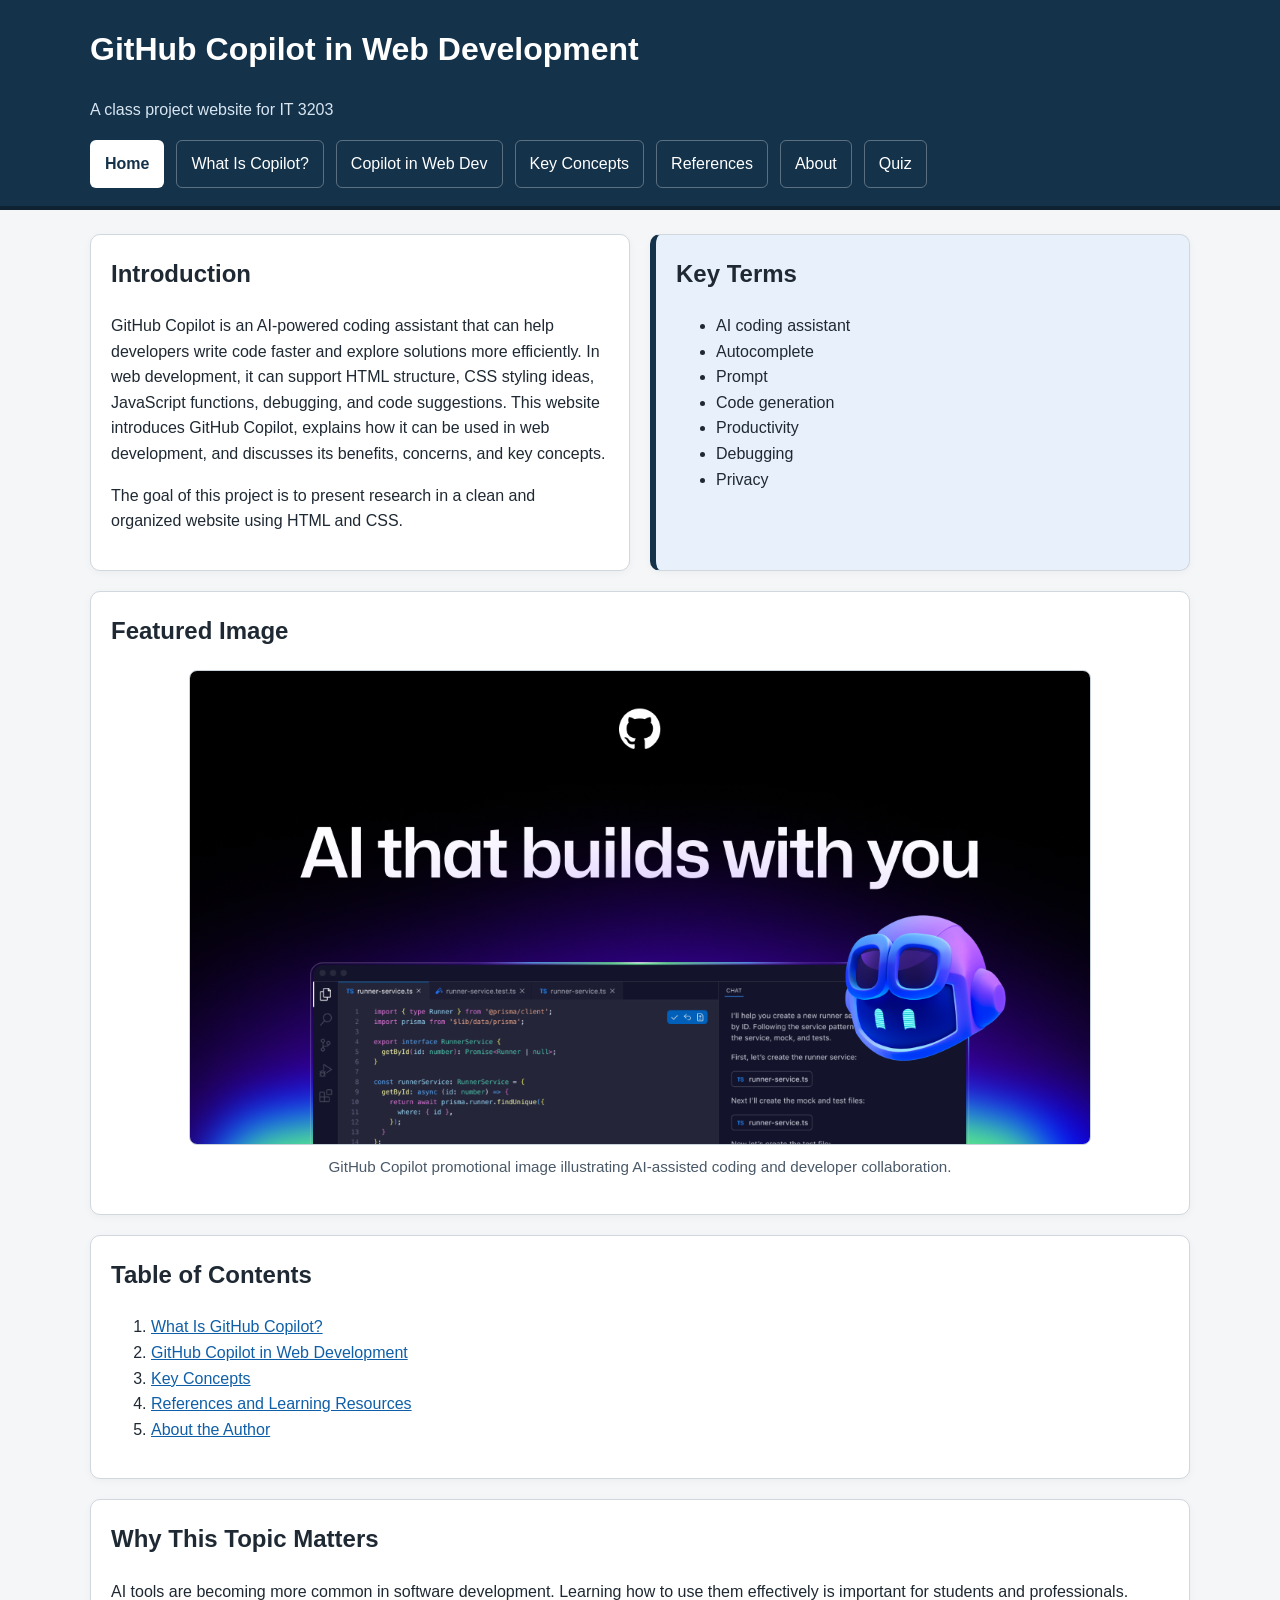
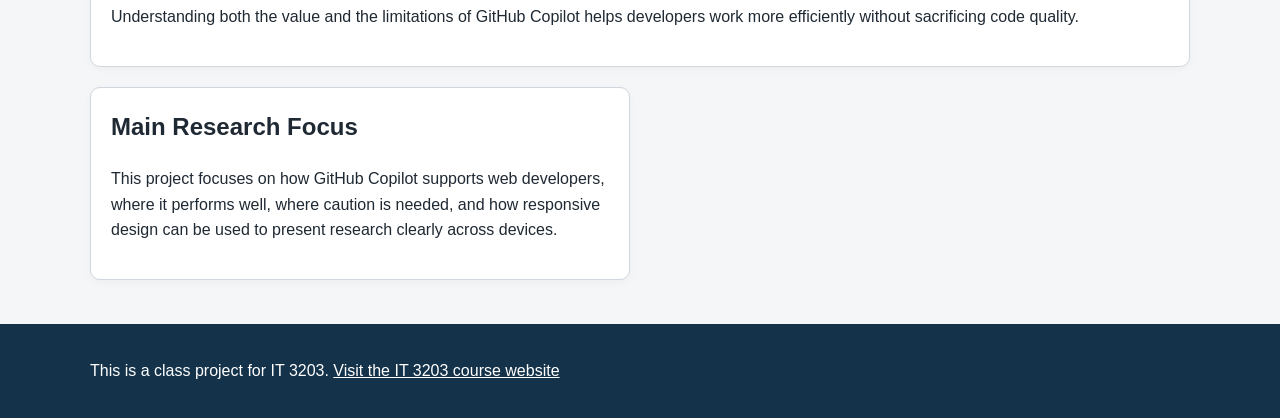
<file: index.html>
<!DOCTYPE html>
<html lang="en">
<head>
    <!-- Basic page setup -->
    <meta charset="UTF-8">
    <meta name="viewport" content="width=device-width, initial-scale=1.0">
    <title>GitHub Copilot in Web Development | Home</title>
    <link rel="stylesheet" href="style.css">
</head>
<body>
    <!-- Site header with consistent navigation -->
    <header class="site-header">
        <div class="wrapper">
            <h1>GitHub Copilot in Web Development</h1>
            <p class="tagline">A class project website for IT 3203</p>

            <nav aria-label="Main navigation">
                <ul class="menu">
                    <li><a href="index.html" class="active">Home</a></li>
                    <li><a href="what-is-copilot.html">What Is Copilot?</a></li>
                    <li><a href="copilot-in-web-dev.html">Copilot in Web Dev</a></li>
                    <li><a href="concepts.html">Key Concepts</a></li>
                    <li><a href="references.html">References</a></li>
                    <li><a href="about.html">About</a></li>
                    <li><a href="quiz.html">Quiz</a></li>
                </ul>
            </nav>
        </div>
    </header>

    <main class="wrapper grid-layout">
        <section class="card intro-card">
            <h2>Introduction</h2>
            <p>
                GitHub Copilot is an AI-powered coding assistant that can help developers write
                code faster and explore solutions more efficiently. In web development, it can
                support HTML structure, CSS styling ideas, JavaScript functions, debugging, and
                code suggestions. This website introduces GitHub Copilot, explains how it can be
                used in web development, and discusses its benefits, concerns, and key concepts.
            </p>
            <p>
                The goal of this project is to present research in a clean and organized website
                using HTML and CSS.
            </p>
        </section>

        <section class="card" id="highlight-box">
            <h2>Key Terms</h2>
            <ul>
                <li>AI coding assistant</li>
                <li>Autocomplete</li>
                <li>Prompt</li>
                <li>Code generation</li>
                <li>Productivity</li>
                <li>Debugging</li>
                <li>Privacy</li>
            </ul>
        </section>

        <section class="card full-width">
            <h2>Featured Image</h2>
            <img src="images/github-copilot.png" alt="GitHub Copilot promotional image showing AI-assisted coding">
            <p class="caption">
                GitHub Copilot promotional image illustrating AI-assisted coding and developer collaboration.
            </p>
        </section>

        <section class="card full-width">
            <h2>Table of Contents</h2>
            <ol>
                <li><a href="what-is-copilot.html">What Is GitHub Copilot?</a></li>
                <li><a href="copilot-in-web-dev.html">GitHub Copilot in Web Development</a></li>
                <li><a href="concepts.html">Key Concepts</a></li>
                <li><a href="references.html">References and Learning Resources</a></li>
                <li><a href="about.html">About the Author</a></li>
            </ol>
        </section>

        <section class="card full-width">
            <h2>Why This Topic Matters</h2>
            <p>
                AI tools are becoming more common in software development. Learning how to use them
                effectively is important for students and professionals. Understanding both the value
                and the limitations of GitHub Copilot helps developers work more efficiently without
                sacrificing code quality.
            </p>
        </section>

        <section class="card">
            <h2>Main Research Focus</h2>
            <p>
                This project focuses on how GitHub Copilot supports web developers, where it performs
                well, where caution is needed, and how responsive design can be used to present research
                clearly across devices.
            </p>
        </section>
    </main>

    <footer class="site-footer">
        <div class="wrapper">
            <p>
                This is a class project for IT 3203.
                <a href="https://ksuweb.github.io/IT3203/" target="_blank" rel="noopener noreferrer">
                    Visit the IT 3203 course website
                </a>
            </p>
        </div>
    </footer>
</body>
</html>
</file>
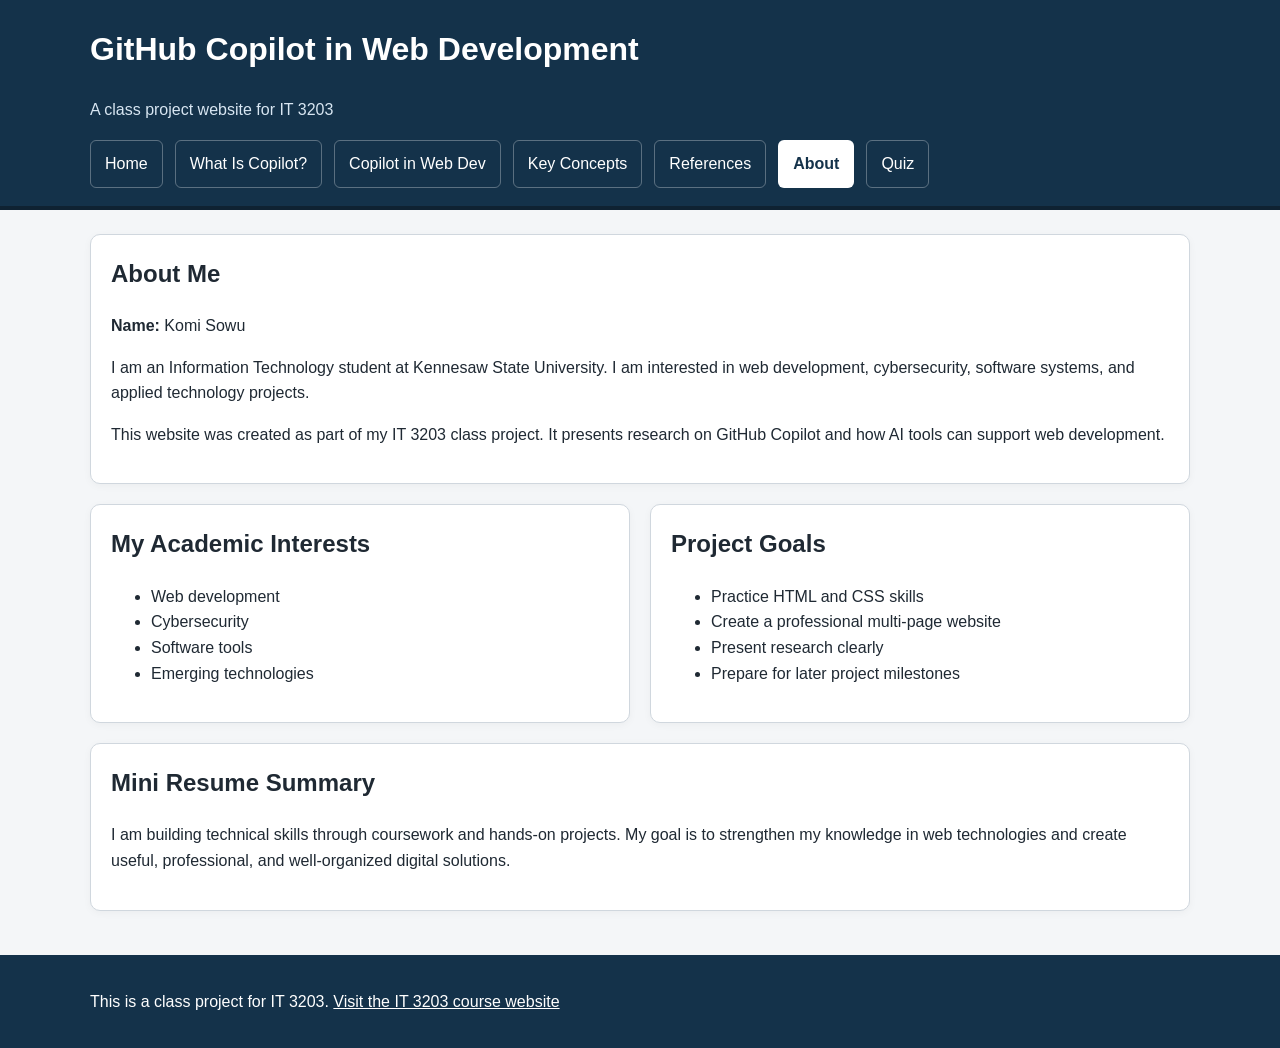
<file: about.html>
<!DOCTYPE html>
<html lang="en">
<head>
    <!-- Basic page setup -->
    <meta charset="UTF-8">
    <meta name="viewport" content="width=device-width, initial-scale=1.0">
    <title>GitHub Copilot in Web Development | About</title>
    <link rel="stylesheet" href="style.css">
</head>
<body>
    <header class="site-header">
        <div class="wrapper">
            <h1>GitHub Copilot in Web Development</h1>
            <p class="tagline">A class project website for IT 3203</p>

            <nav aria-label="Main navigation">
                <ul class="menu">
                    <li><a href="index.html">Home</a></li>
                    <li><a href="what-is-copilot.html">What Is Copilot?</a></li>
                    <li><a href="copilot-in-web-dev.html">Copilot in Web Dev</a></li>
                    <li><a href="concepts.html">Key Concepts</a></li>
                    <li><a href="references.html">References</a></li>
                    <li><a href="about.html" class="active">About</a></li>
                    <li><a href="quiz.html">Quiz</a></li>
                </ul>
            </nav>
        </div>
    </header>

    <main class="wrapper grid-layout">
        <section class="card full-width">
            <h2>About Me</h2>
            <p><strong>Name:</strong> Komi Sowu</p>
            <p>
                I am an Information Technology student at Kennesaw State University. I am
                interested in web development, cybersecurity, software systems, and applied
                technology projects.
            </p>
            <p>
                This website was created as part of my IT 3203 class project. It presents
                research on GitHub Copilot and how AI tools can support web development.
            </p>
        </section>

        <section class="card">
            <h2>My Academic Interests</h2>
            <ul>
                <li>Web development</li>
                <li>Cybersecurity</li>
                <li>Software tools</li>
                <li>Emerging technologies</li>
            </ul>
        </section>

        <section class="card">
            <h2>Project Goals</h2>
            <ul>
                <li>Practice HTML and CSS skills</li>
                <li>Create a professional multi-page website</li>
                <li>Present research clearly</li>
                <li>Prepare for later project milestones</li>
            </ul>
        </section>

        <section class="card full-width">
            <h2>Mini Resume Summary</h2>
            <p>
                I am building technical skills through coursework and hands-on projects. My goal
                is to strengthen my knowledge in web technologies and create useful, professional,
                and well-organized digital solutions.
            </p>
        </section>
    </main>

    <footer class="site-footer">
        <div class="wrapper">
            <p>
                This is a class project for IT 3203.
                <a href="https://ksuweb.github.io/IT3203/" target="_blank" rel="noopener noreferrer">
                    Visit the IT 3203 course website
                </a>
            </p>
        </div>
    </footer>
</body>
</html>
</file>
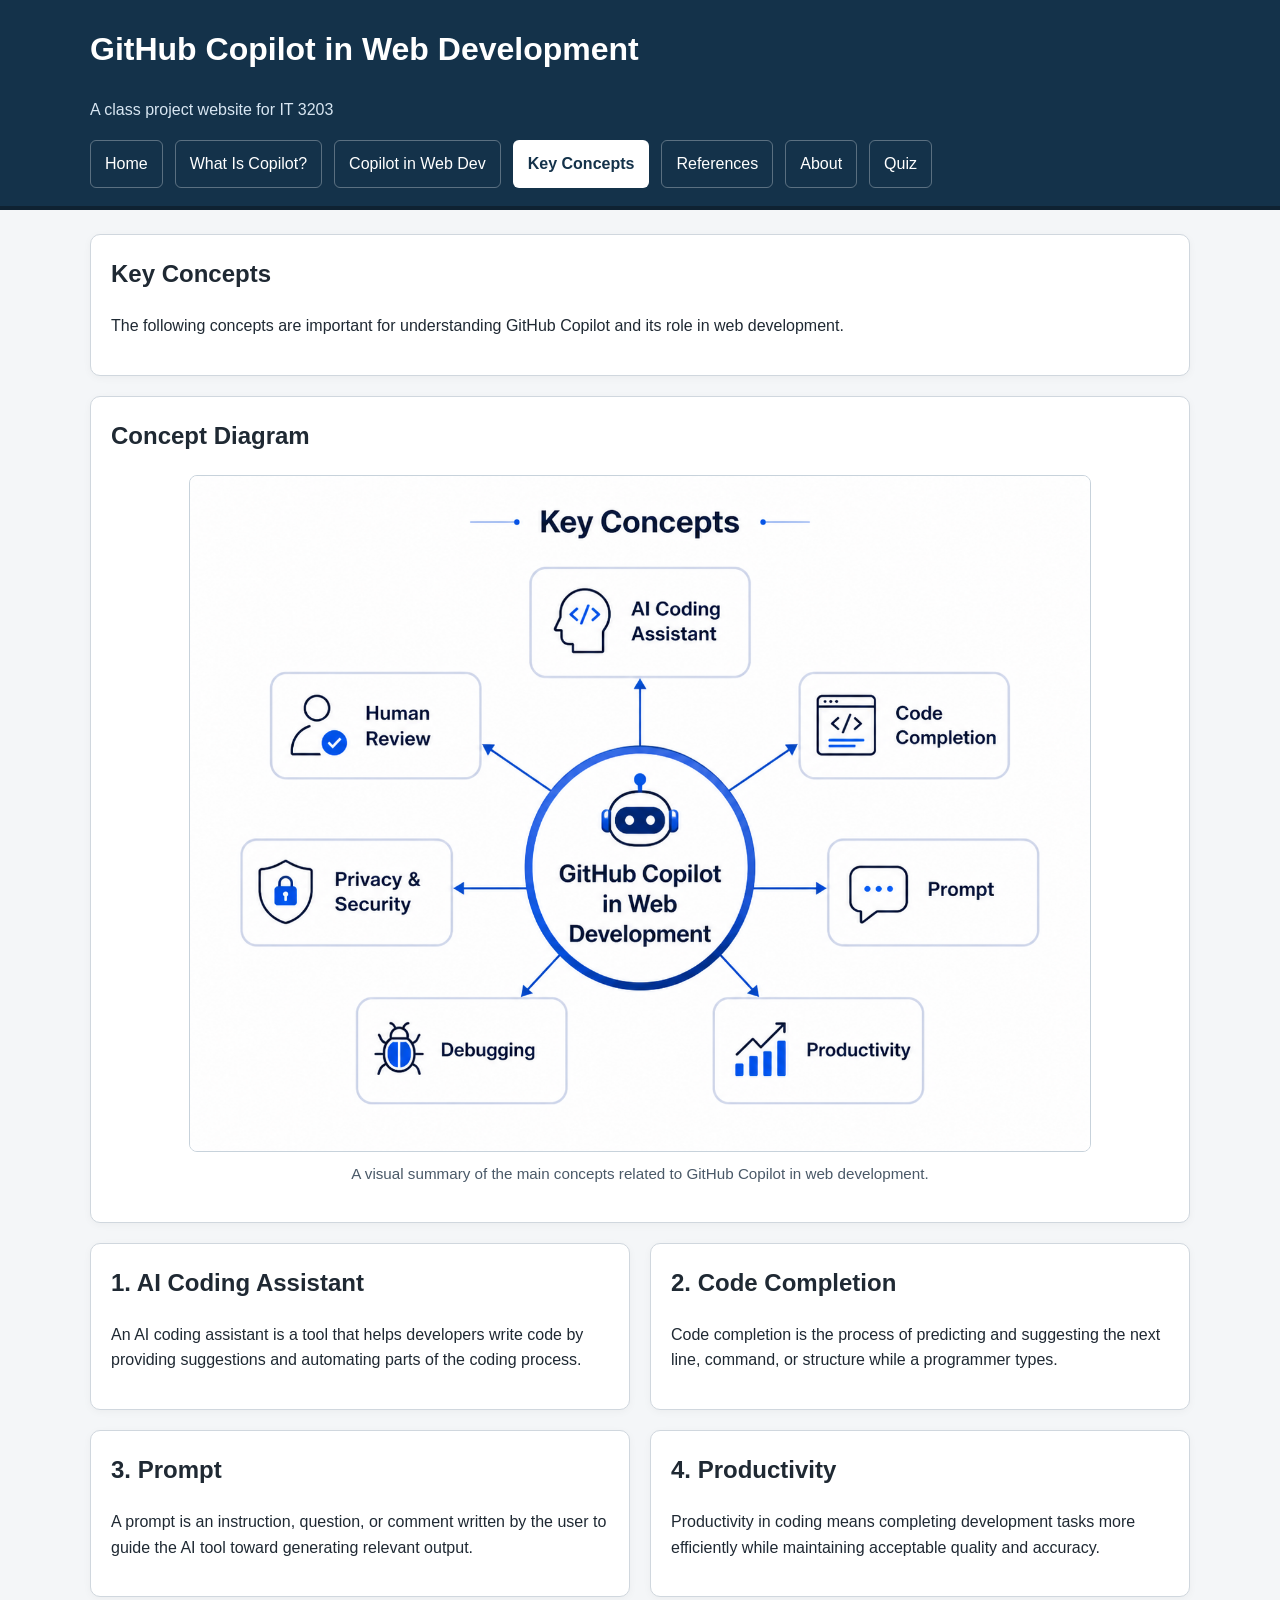
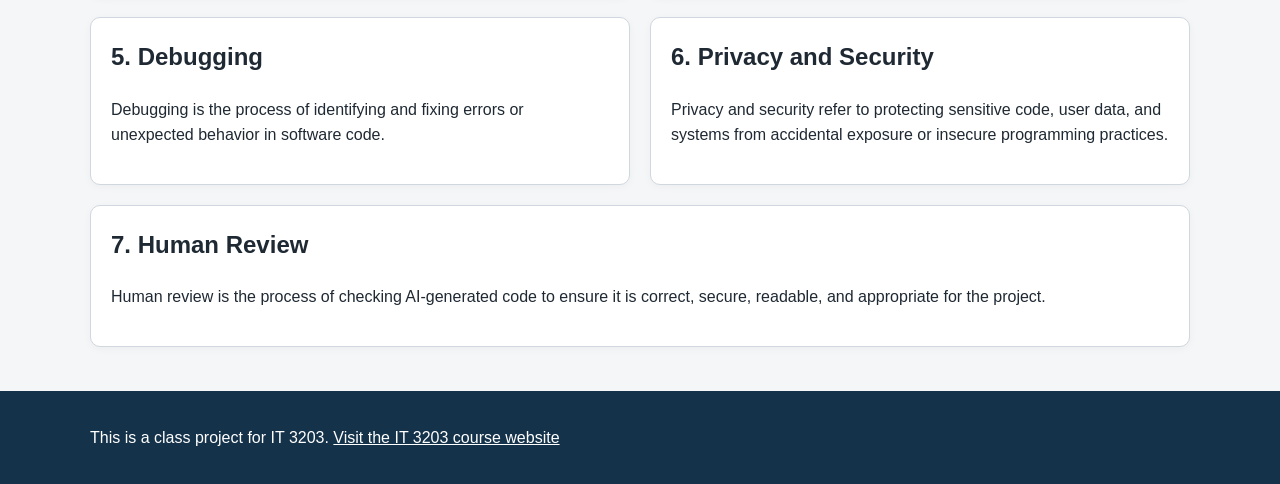
<file: concepts.html>
<!DOCTYPE html>
<html lang="en">
<head>
    <!-- Basic page setup -->
    <meta charset="UTF-8">
    <meta name="viewport" content="width=device-width, initial-scale=1.0">
    <title>GitHub Copilot in Web Development | Key Concepts</title>
    <link rel="stylesheet" href="style.css">
</head>
<body>
    <header class="site-header">
        <div class="wrapper">
            <h1>GitHub Copilot in Web Development</h1>
            <p class="tagline">A class project website for IT 3203</p>

            <nav aria-label="Main navigation">
                <ul class="menu">
                    <li><a href="index.html">Home</a></li>
                    <li><a href="what-is-copilot.html">What Is Copilot?</a></li>
                    <li><a href="copilot-in-web-dev.html">Copilot in Web Dev</a></li>
                    <li><a href="concepts.html" class="active">Key Concepts</a></li>
                    <li><a href="references.html">References</a></li>
                    <li><a href="about.html">About</a></li>
                    <li><a href="quiz.html">Quiz</a></li>
                </ul>
            </nav>
        </div>
    </header>

    <main class="wrapper grid-layout">
        <section class="card full-width">
            <h2>Key Concepts</h2>
            <p>
                The following concepts are important for understanding GitHub Copilot and its role
                in web development.
            </p>
        </section>

        <section class="card full-width">
            <h2>Concept Diagram</h2>
            <img src="images/key-concept.png" alt="Key concepts diagram for GitHub Copilot in web development">
            <p class="caption">
                A visual summary of the main concepts related to GitHub Copilot in web development.
            </p>
        </section>

        <section class="card">
            <h2>1. AI Coding Assistant</h2>
            <p>
                An AI coding assistant is a tool that helps developers write code by providing
                suggestions and automating parts of the coding process.
            </p>
        </section>

        <section class="card">
            <h2>2. Code Completion</h2>
            <p>
                Code completion is the process of predicting and suggesting the next line, command,
                or structure while a programmer types.
            </p>
        </section>

        <section class="card">
            <h2>3. Prompt</h2>
            <p>
                A prompt is an instruction, question, or comment written by the user to guide the
                AI tool toward generating relevant output.
            </p>
        </section>

        <section class="card">
            <h2>4. Productivity</h2>
            <p>
                Productivity in coding means completing development tasks more efficiently while
                maintaining acceptable quality and accuracy.
            </p>
        </section>

        <section class="card">
            <h2>5. Debugging</h2>
            <p>
                Debugging is the process of identifying and fixing errors or unexpected behavior
                in software code.
            </p>
        </section>

        <section class="card">
            <h2>6. Privacy and Security</h2>
            <p>
                Privacy and security refer to protecting sensitive code, user data, and systems
                from accidental exposure or insecure programming practices.
            </p>
        </section>

        <section class="card full-width">
            <h2>7. Human Review</h2>
            <p>
                Human review is the process of checking AI-generated code to ensure it is correct,
                secure, readable, and appropriate for the project.
            </p>
        </section>
    </main>

    <footer class="site-footer">
        <div class="wrapper">
            <p>
                This is a class project for IT 3203.
                <a href="https://ksuweb.github.io/IT3203/" target="_blank" rel="noopener noreferrer">
                    Visit the IT 3203 course website
                </a>
            </p>
        </div>
    </footer>
</body>
</html>
</file>
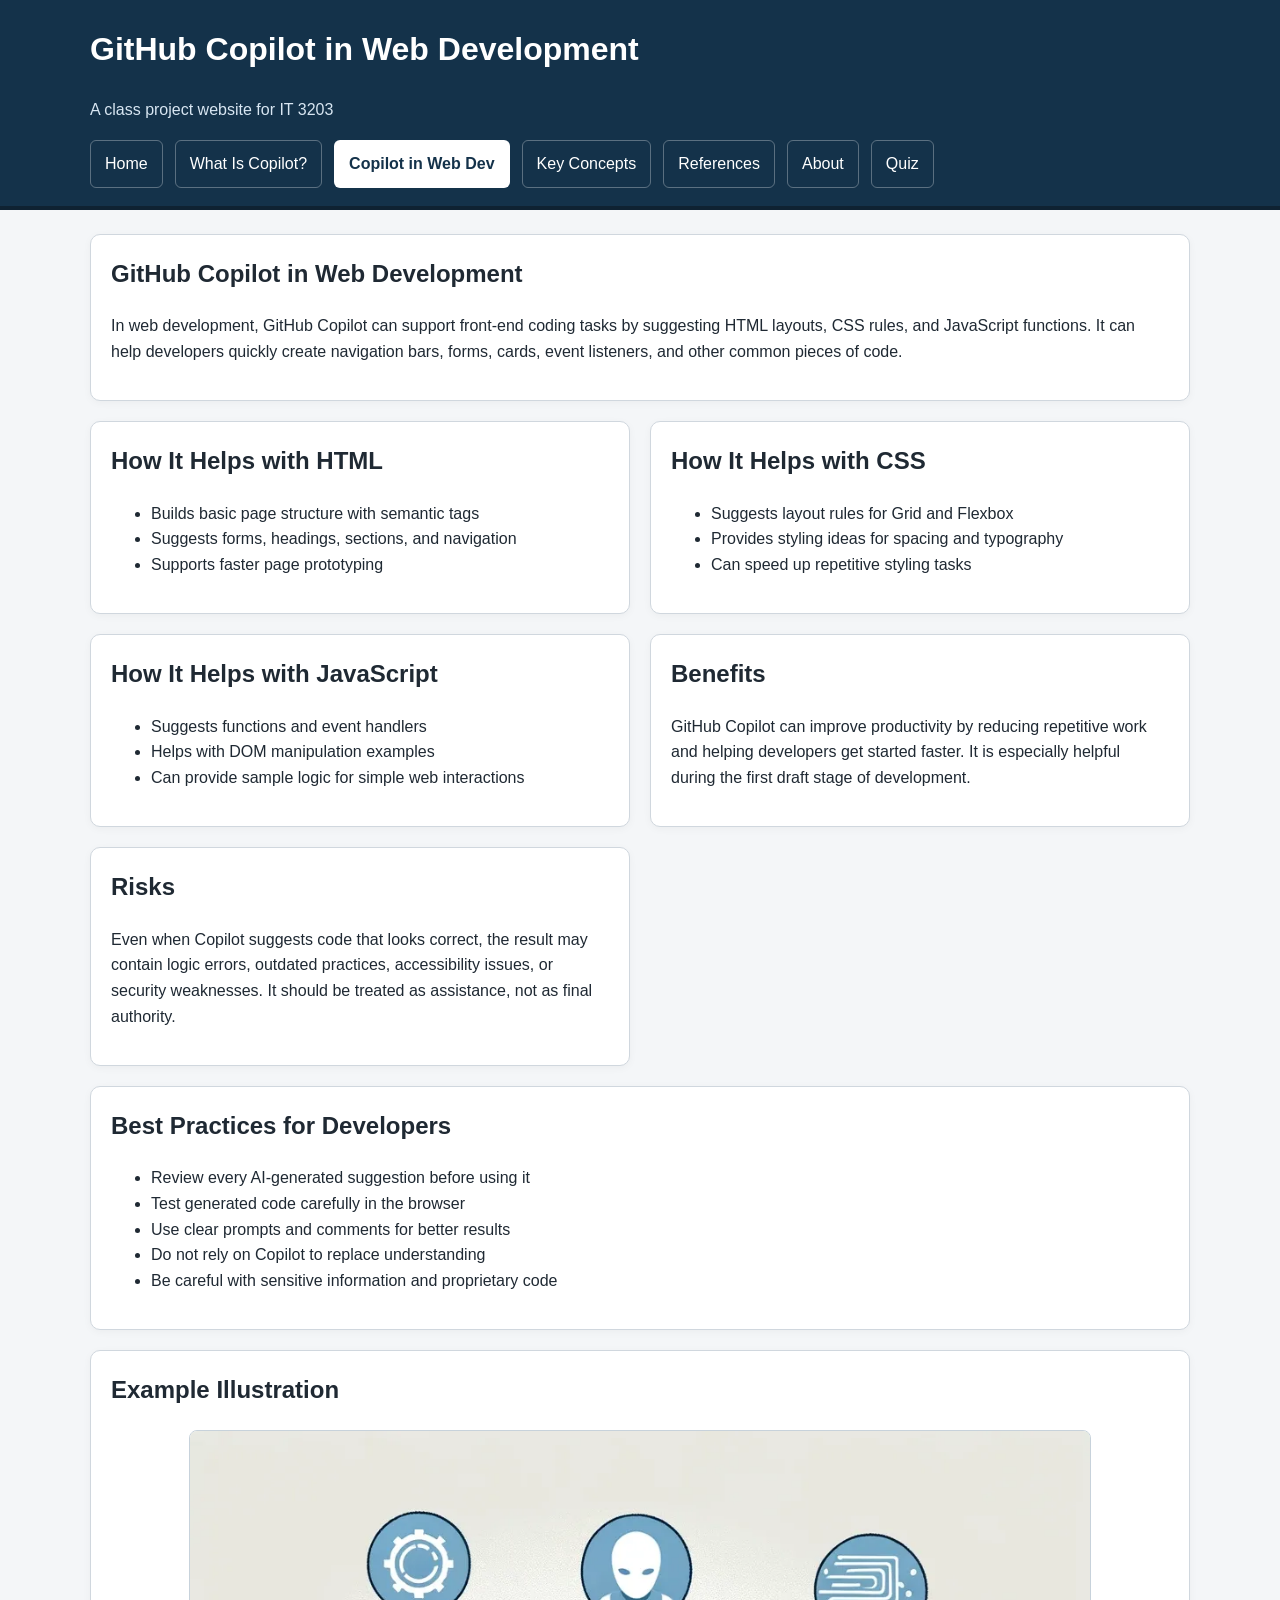
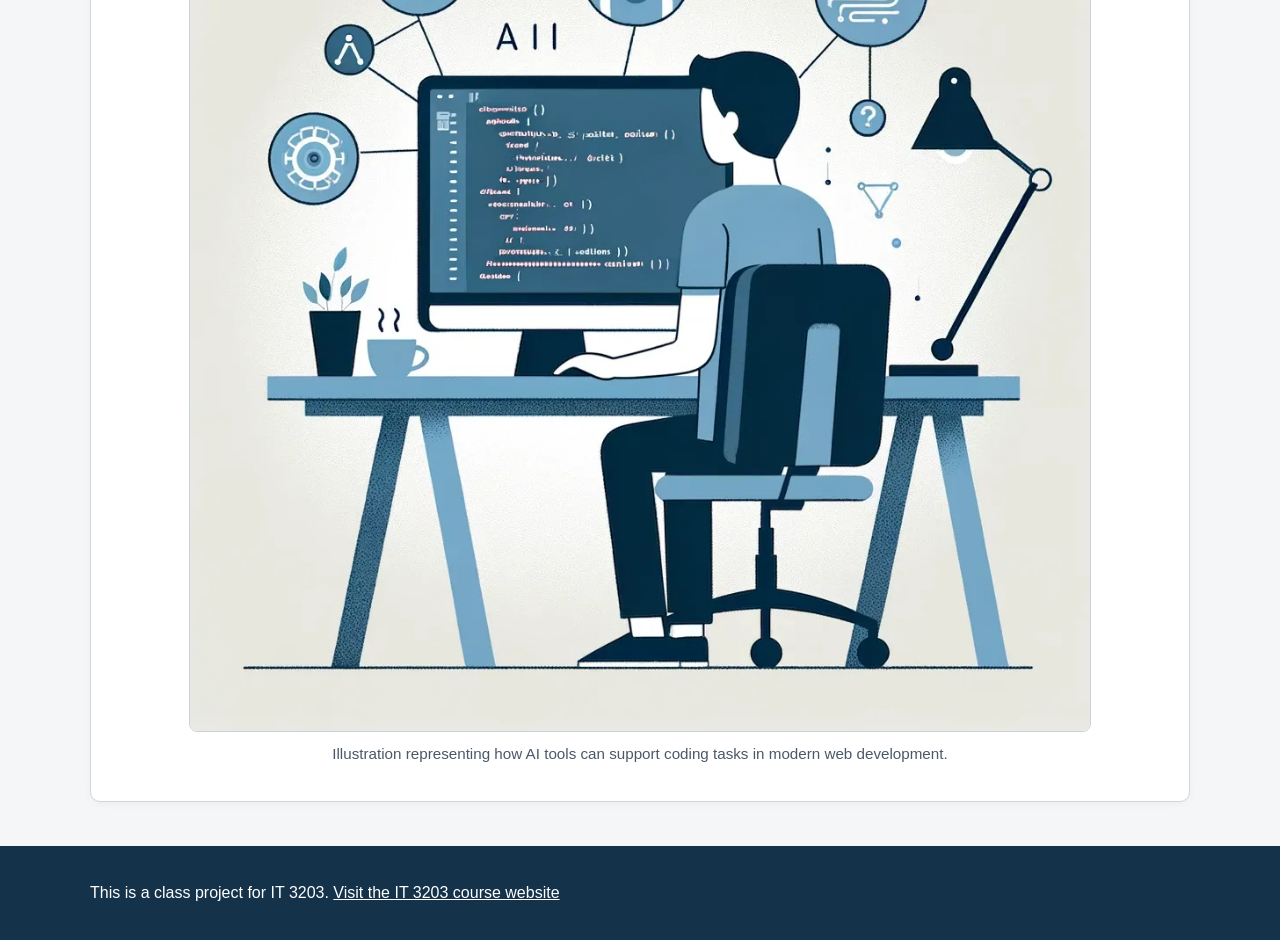
<file: copilot-in-web-dev.html>
<!DOCTYPE html>
<html lang="en">
<head>
    <!-- Main content page 2 -->
    <meta charset="UTF-8">
    <meta name="viewport" content="width=device-width, initial-scale=1.0">
    <title>GitHub Copilot in Web Development | Copilot in Web Dev</title>
    <link rel="stylesheet" href="style.css">
</head>
<body>
    <header class="site-header">
        <div class="wrapper">
            <h1>GitHub Copilot in Web Development</h1>
            <p class="tagline">A class project website for IT 3203</p>

            <nav aria-label="Main navigation">
                <ul class="menu">
                    <li><a href="index.html">Home</a></li>
                    <li><a href="what-is-copilot.html">What Is Copilot?</a></li>
                    <li><a href="copilot-in-web-dev.html" class="active">Copilot in Web Dev</a></li>
                    <li><a href="concepts.html">Key Concepts</a></li>
                    <li><a href="references.html">References</a></li>
                    <li><a href="about.html">About</a></li>
                    <li><a href="quiz.html">Quiz</a></li>
                </ul>
            </nav>
        </div>
    </header>

    <main class="wrapper grid-layout">
        <section class="card full-width">
            <h2>GitHub Copilot in Web Development</h2>
            <p>
                In web development, GitHub Copilot can support front-end coding tasks by suggesting
                HTML layouts, CSS rules, and JavaScript functions. It can help developers quickly create
                navigation bars, forms, cards, event listeners, and other common pieces of code.
            </p>
        </section>

        <section class="card">
            <h2>How It Helps with HTML</h2>
            <ul>
                <li>Builds basic page structure with semantic tags</li>
                <li>Suggests forms, headings, sections, and navigation</li>
                <li>Supports faster page prototyping</li>
            </ul>
        </section>

        <section class="card">
            <h2>How It Helps with CSS</h2>
            <ul>
                <li>Suggests layout rules for Grid and Flexbox</li>
                <li>Provides styling ideas for spacing and typography</li>
                <li>Can speed up repetitive styling tasks</li>
            </ul>
        </section>

        <section class="card">
            <h2>How It Helps with JavaScript</h2>
            <ul>
                <li>Suggests functions and event handlers</li>
                <li>Helps with DOM manipulation examples</li>
                <li>Can provide sample logic for simple web interactions</li>
            </ul>
        </section>

        <section class="card">
            <h2>Benefits</h2>
            <p>
                GitHub Copilot can improve productivity by reducing repetitive work and helping developers
                get started faster. It is especially helpful during the first draft stage of development.
            </p>
        </section>

        <section class="card">
            <h2>Risks</h2>
            <p>
                Even when Copilot suggests code that looks correct, the result may contain logic errors,
                outdated practices, accessibility issues, or security weaknesses. It should be treated
                as assistance, not as final authority.
            </p>
        </section>

        <section class="card full-width">
            <h2>Best Practices for Developers</h2>
            <ul>
                <li>Review every AI-generated suggestion before using it</li>
                <li>Test generated code carefully in the browser</li>
                <li>Use clear prompts and comments for better results</li>
                <li>Do not rely on Copilot to replace understanding</li>
                <li>Be careful with sensitive information and proprietary code</li>
            </ul>
        </section>

        <section class="card full-width">
            <h2>Example Illustration</h2>
            <img src="images/copilot-banner.jpg" alt="Illustration representing AI-assisted coding in web development">
            <p class="caption">
                Illustration representing how AI tools can support coding tasks in modern web development.
            </p>
        </section>
    </main>

    <footer class="site-footer">
        <div class="wrapper">
            <p>
                This is a class project for IT 3203.
                <a href="https://ksuweb.github.io/IT3203/" target="_blank" rel="noopener noreferrer">Visit the IT 3203 course website</a>
            </p>
        </div>
    </footer>
</body>
</html>
</file>
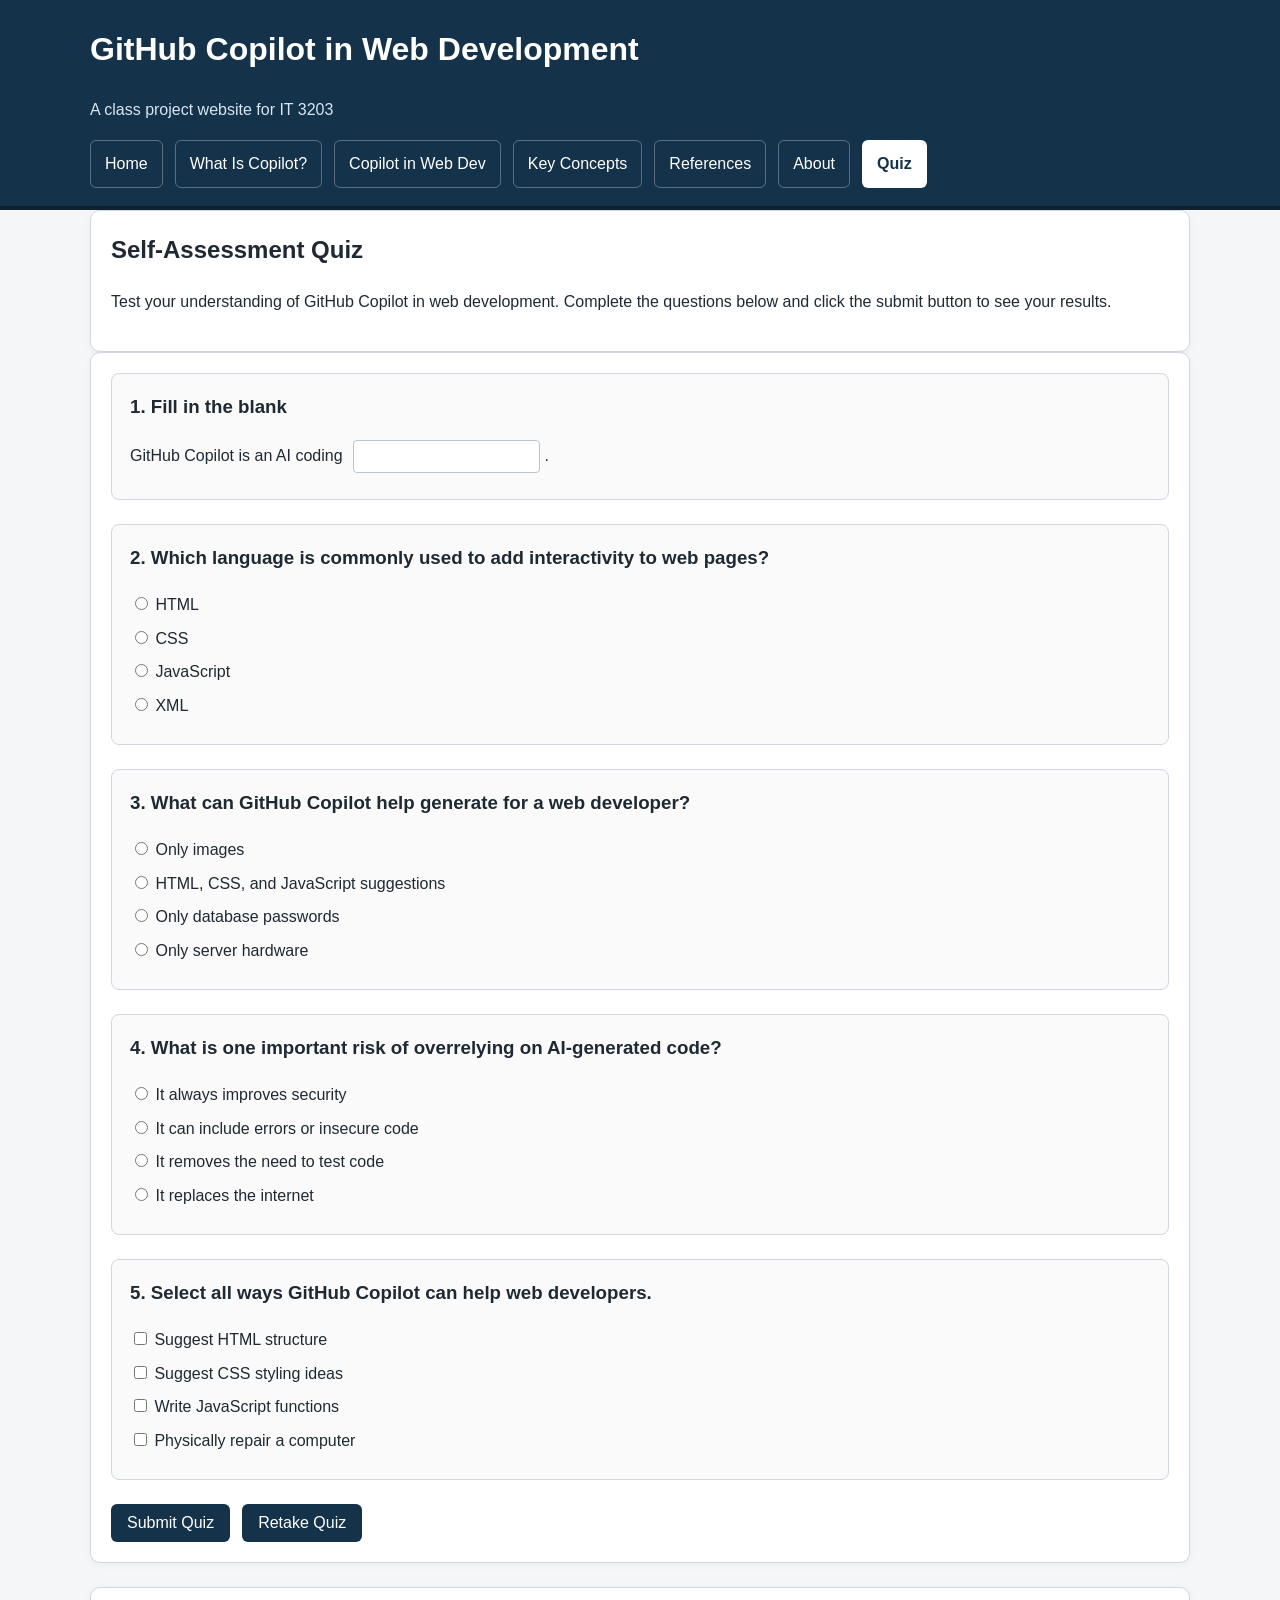
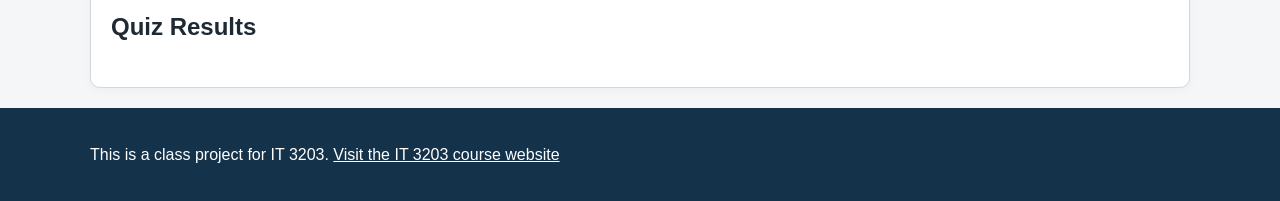
<file: quiz.html>
<!DOCTYPE html>
<html lang="en">
<head>
    <!-- Basic page setup -->
    <meta charset="UTF-8">
    <meta name="viewport" content="width=device-width, initial-scale=1.0">
    <title>GitHub Copilot in Web Development | Quiz</title>
    <link rel="stylesheet" href="style.css">
</head>
<body>
    <header class="site-header">
        <div class="wrapper">
            <h1>GitHub Copilot in Web Development</h1>
            <p class="tagline">A class project website for IT 3203</p>

            <nav aria-label="Main navigation">
                <ul class="menu">
                    <li><a href="index.html">Home</a></li>
                    <li><a href="what-is-copilot.html">What Is Copilot?</a></li>
                    <li><a href="copilot-in-web-dev.html">Copilot in Web Dev</a></li>
                    <li><a href="concepts.html">Key Concepts</a></li>
                    <li><a href="references.html">References</a></li>
                    <li><a href="about.html">About</a></li>
                    <li><a href="quiz.html" class="active">Quiz</a></li>
                </ul>
            </nav>
        </div>
    </header>

    <main class="wrapper">
        <section class="card">
            <h2>Self-Assessment Quiz</h2>
            <p>
                Test your understanding of GitHub Copilot in web development.
                Complete the questions below and click the submit button to see your results.
            </p>
        </section>

        <section class="card">
            <form id="quizForm">
                <!-- Question 1: fill in the blank -->
                <div class="question-block">
                    <h3>1. Fill in the blank</h3>
                    <label for="q1">
                        GitHub Copilot is an AI coding
                        <input type="text" id="q1" name="q1">
                        .
                    </label>
                </div>

                <!-- Question 2: multiple choice -->
                <div class="question-block">
                    <h3>2. Which language is commonly used to add interactivity to web pages?</h3>
                    <label><input type="radio" name="q2" value="HTML"> HTML</label>
                    <label><input type="radio" name="q2" value="CSS"> CSS</label>
                    <label><input type="radio" name="q2" value="JavaScript"> JavaScript</label>
                    <label><input type="radio" name="q2" value="XML"> XML</label>
                </div>

                <!-- Question 3: multiple choice -->
                <div class="question-block">
                    <h3>3. What can GitHub Copilot help generate for a web developer?</h3>
                    <label><input type="radio" name="q3" value="Only images"> Only images</label>
                    <label><input type="radio" name="q3" value="HTML, CSS, and JavaScript suggestions"> HTML, CSS, and JavaScript suggestions</label>
                    <label><input type="radio" name="q3" value="Only database passwords"> Only database passwords</label>
                    <label><input type="radio" name="q3" value="Only server hardware"> Only server hardware</label>
                </div>

                <!-- Question 4: multiple choice -->
                <div class="question-block">
                    <h3>4. What is one important risk of overrelying on AI-generated code?</h3>
                    <label><input type="radio" name="q4" value="It always improves security"> It always improves security</label>
                    <label><input type="radio" name="q4" value="It can include errors or insecure code"> It can include errors or insecure code</label>
                    <label><input type="radio" name="q4" value="It removes the need to test code"> It removes the need to test code</label>
                    <label><input type="radio" name="q4" value="It replaces the internet"> It replaces the internet</label>
                </div>

                <!-- Question 5: multi-selection -->
                <div class="question-block">
                    <h3>5. Select all ways GitHub Copilot can help web developers.</h3>
                    <label><input type="checkbox" name="q5" value="Suggest HTML structure"> Suggest HTML structure</label>
                    <label><input type="checkbox" name="q5" value="Suggest CSS styling ideas"> Suggest CSS styling ideas</label>
                    <label><input type="checkbox" name="q5" value="Write JavaScript functions"> Write JavaScript functions</label>
                    <label><input type="checkbox" name="q5" value="Physically repair a computer"> Physically repair a computer</label>
                </div>

                <div class="button-row">
                    <button type="button" id="submitBtn">Submit Quiz</button>
                    <button type="button" id="resetBtn">Retake Quiz</button>
                </div>
            </form>
        </section>

        <section class="card" id="results">
            <h2>Quiz Results</h2>
            <div id="overallResult"></div>
            <div id="scoreResult"></div>
            <div id="detailedResults"></div>
        </section>
    </main>

    <footer class="site-footer">
        <div class="wrapper">
            <p>
                This is a class project for IT 3203.
                <a href="https://ksuweb.github.io/IT3203/" target="_blank" rel="noopener noreferrer">
                    Visit the IT 3203 course website
                </a>
            </p>
        </div>
    </footer>

    <script src="script.js"></script>
</body>
</html>
</file>
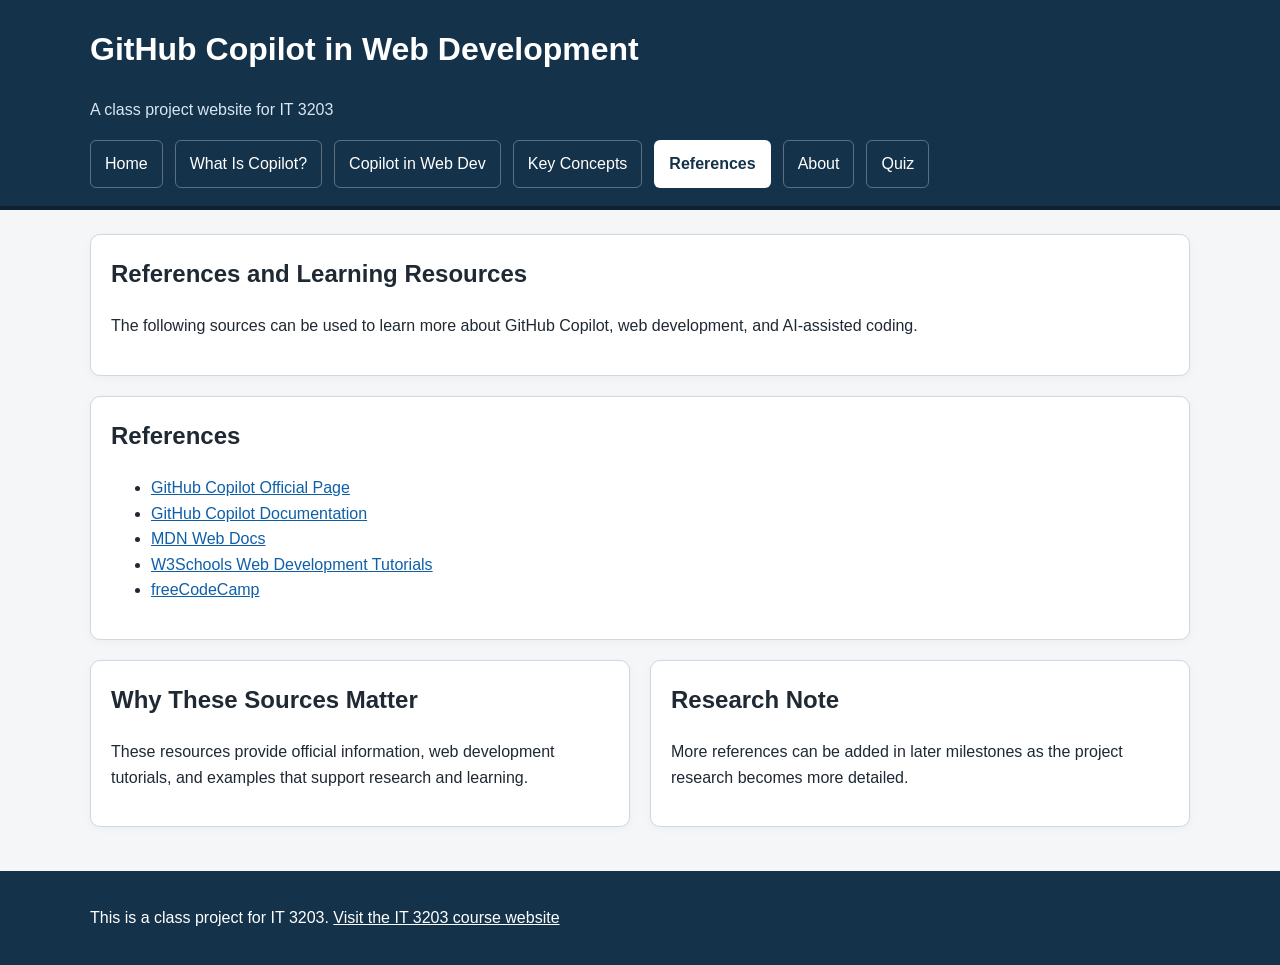
<file: references.html>
<!DOCTYPE html>
<html lang="en">
<head>
    <!-- Basic page setup -->
    <meta charset="UTF-8">
    <meta name="viewport" content="width=device-width, initial-scale=1.0">
    <title>GitHub Copilot in Web Development | References</title>
    <link rel="stylesheet" href="style.css">
</head>
<body>
    <header class="site-header">
        <div class="wrapper">
            <h1>GitHub Copilot in Web Development</h1>
            <p class="tagline">A class project website for IT 3203</p>

            <nav aria-label="Main navigation">
                <ul class="menu">
                    <li><a href="index.html">Home</a></li>
                    <li><a href="what-is-copilot.html">What Is Copilot?</a></li>
                    <li><a href="copilot-in-web-dev.html">Copilot in Web Dev</a></li>
                    <li><a href="concepts.html">Key Concepts</a></li>
                    <li><a href="references.html" class="active">References</a></li>
                    <li><a href="about.html">About</a></li>
                    <li><a href="quiz.html">Quiz</a></li>
                </ul>
            </nav>
        </div>
    </header>

    <main class="wrapper grid-layout">
        <section class="card full-width">
            <h2>References and Learning Resources</h2>
            <p>
                The following sources can be used to learn more about GitHub Copilot, web
                development, and AI-assisted coding.
            </p>
        </section>

        <section class="card full-width">
            <h2>References</h2>
            <ul>
                <li>
                    <a href="https://github.com/features/copilot" target="_blank" rel="noopener noreferrer">
                        GitHub Copilot Official Page
                    </a>
                </li>
                <li>
                    <a href="https://docs.github.com/en/copilot" target="_blank" rel="noopener noreferrer">
                        GitHub Copilot Documentation
                    </a>
                </li>
                <li>
                    <a href="https://developer.mozilla.org/" target="_blank" rel="noopener noreferrer">
                        MDN Web Docs
                    </a>
                </li>
                <li>
                    <a href="https://www.w3schools.com/" target="_blank" rel="noopener noreferrer">
                        W3Schools Web Development Tutorials
                    </a>
                </li>
                <li>
                    <a href="https://www.freecodecamp.org/" target="_blank" rel="noopener noreferrer">
                        freeCodeCamp
                    </a>
                </li>
            </ul>
        </section>

        <section class="card">
            <h2>Why These Sources Matter</h2>
            <p>
                These resources provide official information, web development tutorials, and
                examples that support research and learning.
            </p>
        </section>

        <section class="card">
            <h2>Research Note</h2>
            <p>
                More references can be added in later milestones as the project research becomes
                more detailed.
            </p>
        </section>
    </main>

    <footer class="site-footer">
        <div class="wrapper">
            <p>
                This is a class project for IT 3203.
                <a href="https://ksuweb.github.io/IT3203/" target="_blank" rel="noopener noreferrer">
                    Visit the IT 3203 course website
                </a>
            </p>
        </div>
    </footer>
</body>
</html>
</file>
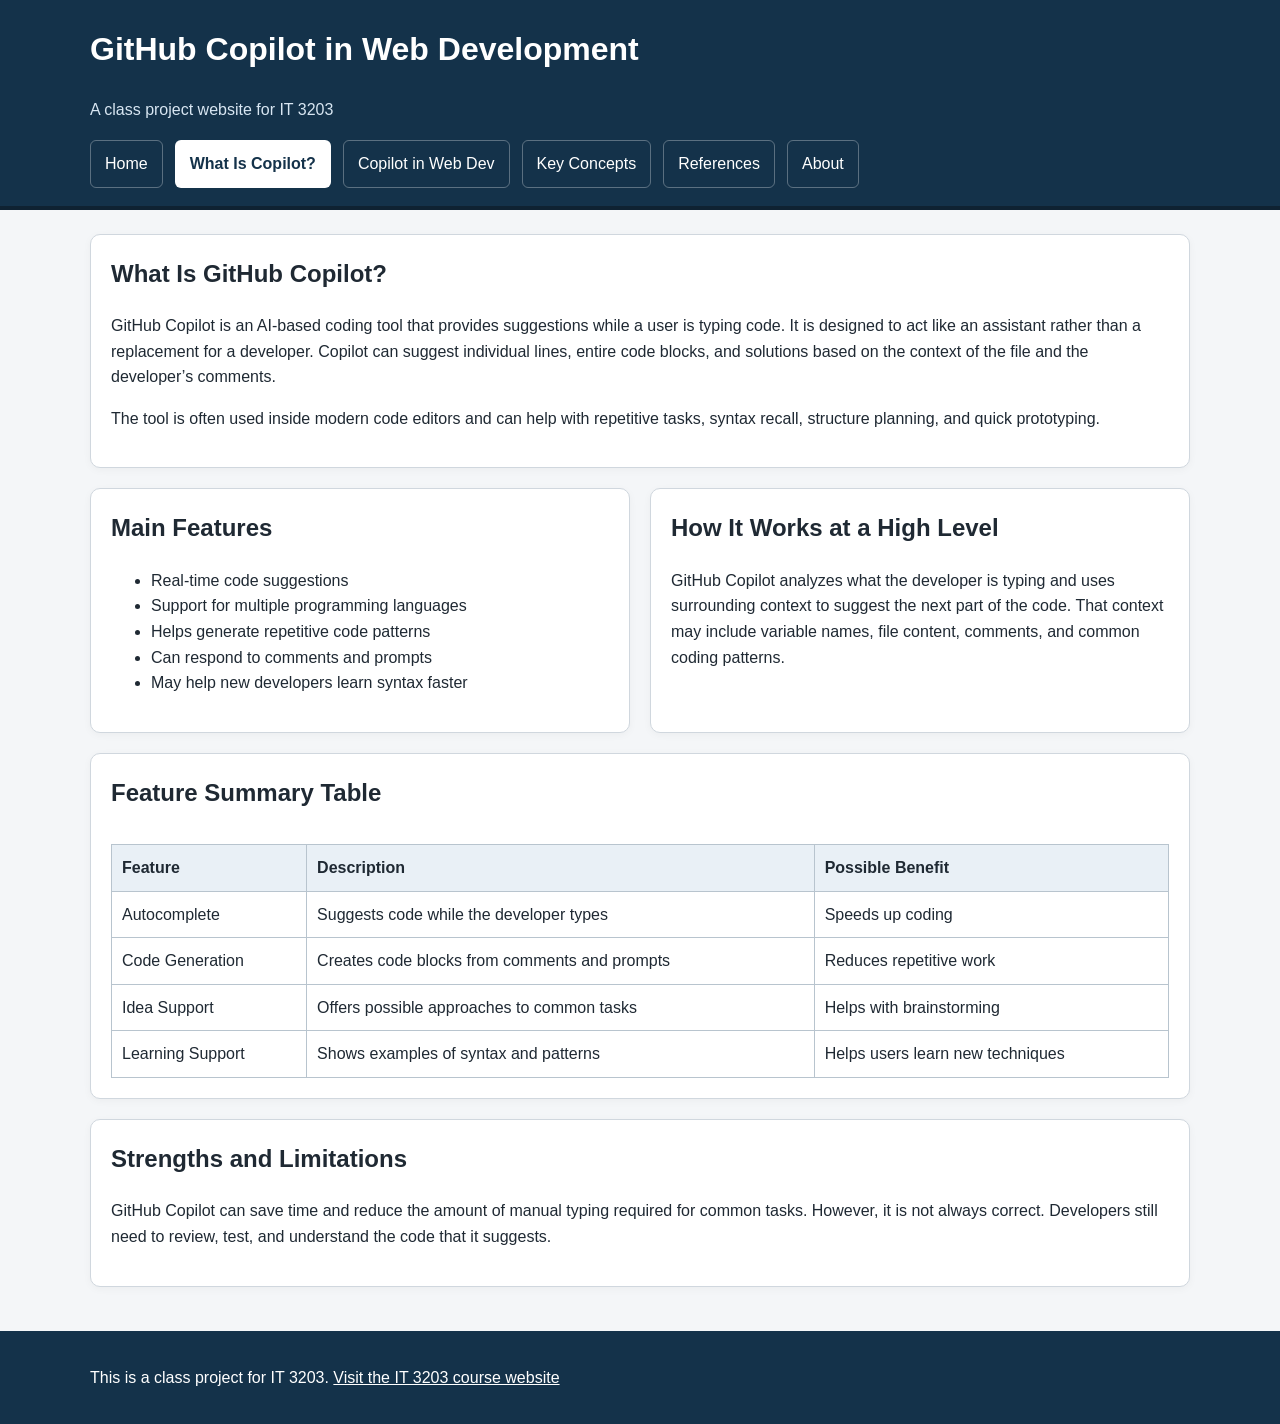
<file: what-is-copilot.html>
<!DOCTYPE html>
<html lang="en">
<head>
    <!-- Main page setup -->
    <meta charset="UTF-8">
    <meta name="viewport" content="width=device-width, initial-scale=1.0">
    <title>GitHub Copilot in Web Development | What Is Copilot?</title>
    <link rel="stylesheet" href="style.css">
</head>
<body>
    <header class="site-header">
        <div class="wrapper">
            <h1>GitHub Copilot in Web Development</h1>
            <p class="tagline">A class project website for IT 3203</p>

            <nav aria-label="Main navigation">
                <ul class="menu">
                    <li><a href="index.html">Home</a></li>
                    <li><a href="what-is-copilot.html" class="active">What Is Copilot?</a></li>
                    <li><a href="copilot-in-web-dev.html">Copilot in Web Dev</a></li>
                    <li><a href="concepts.html">Key Concepts</a></li>
                    <li><a href="references.html">References</a></li>
                    <li><a href="about.html">About</a></li>
                </ul>
            </nav>
        </div>
    </header>

    <main class="wrapper grid-layout">
        <section class="card full-width">
            <h2>What Is GitHub Copilot?</h2>
            <p>
                GitHub Copilot is an AI-based coding tool that provides suggestions while a user is
                typing code. It is designed to act like an assistant rather than a replacement for a
                developer. Copilot can suggest individual lines, entire code blocks, and solutions
                based on the context of the file and the developer’s comments.
            </p>
            <p>
                The tool is often used inside modern code editors and can help with repetitive tasks,
                syntax recall, structure planning, and quick prototyping.
            </p>
        </section>

        <section class="card">
            <h2>Main Features</h2>
            <ul>
                <li>Real-time code suggestions</li>
                <li>Support for multiple programming languages</li>
                <li>Helps generate repetitive code patterns</li>
                <li>Can respond to comments and prompts</li>
                <li>May help new developers learn syntax faster</li>
            </ul>
        </section>

        <section class="card">
            <h2>How It Works at a High Level</h2>
            <p>
                GitHub Copilot analyzes what the developer is typing and uses surrounding context to
                suggest the next part of the code. That context may include variable names, file content,
                comments, and common coding patterns.
            </p>
        </section>

        <section class="card full-width">
            <h2>Feature Summary Table</h2>
            <div class="table-container">
                <table>
                    <thead>
                        <tr>
                            <th>Feature</th>
                            <th>Description</th>
                            <th>Possible Benefit</th>
                        </tr>
                    </thead>
                    <tbody>
                        <tr>
                            <td>Autocomplete</td>
                            <td>Suggests code while the developer types</td>
                            <td>Speeds up coding</td>
                        </tr>
                        <tr>
                            <td>Code Generation</td>
                            <td>Creates code blocks from comments and prompts</td>
                            <td>Reduces repetitive work</td>
                        </tr>
                        <tr>
                            <td>Idea Support</td>
                            <td>Offers possible approaches to common tasks</td>
                            <td>Helps with brainstorming</td>
                        </tr>
                        <tr>
                            <td>Learning Support</td>
                            <td>Shows examples of syntax and patterns</td>
                            <td>Helps users learn new techniques</td>
                        </tr>
                    </tbody>
                </table>
            </div>
        </section>

        <section class="card full-width">
            <h2>Strengths and Limitations</h2>
            <p>
                GitHub Copilot can save time and reduce the amount of manual typing required for common
                tasks. However, it is not always correct. Developers still need to review, test, and
                understand the code that it suggests.
            </p>
        </section>
    </main>

    <footer class="site-footer">
        <div class="wrapper">
            <p>
                This is a class project for IT 3203.
                <a href="https://ksuweb.github.io/IT3203/" target="_blank" rel="noopener noreferrer">
                    Visit the IT 3203 course website
                </a>
            </p>
        </div>
    </footer>
</body>
</html>
</file>
<file: style.css>
/* Base page styles */
body {
    margin: 0;
    font-family: Arial, Helvetica, sans-serif;
    background-color: #f4f6f8;
    color: #1f2933;
    line-height: 1.6;
}

h1, h2, h3 {
    margin-top: 0;
}

.wrapper {
    width: 90%;
    max-width: 1100px;
    margin: 0 auto;
}

.site-header {
    background-color: #14324a;
    color: #ffffff;
    padding: 24px 0 18px;
    border-bottom: 4px solid #0f2232;
}

.tagline {
    margin: 6px 0 18px;
    color: #d8e6f2;
}

.menu {
    list-style: none;
    display: flex;
    flex-wrap: wrap;
    gap: 12px;
    padding: 0;
    margin: 0;
}

.menu li {
    margin: 0;
}

.menu li a {
    display: inline-block;
    color: #ffffff;
    text-decoration: none;
    padding: 10px 14px;
    border: 1px solid rgba(255, 255, 255, 0.3);
    border-radius: 6px;
    transition: 0.2s ease;
}

.menu li a:hover {
    background-color: #ffffff;
    color: #14324a;
    border-color: #ffffff;
}

.active {
    background-color: #ffffff;
    color: #14324a !important;
    font-weight: bold;
}

.grid-layout {
    display: grid;
    grid-template-columns: repeat(2, 1fr);
    gap: 20px;
    padding: 24px 0;
}

.card {
    background-color: #ffffff;
    padding: 20px;
    border: 1px solid #d0d7de;
    border-radius: 10px;
    box-shadow: 0 2px 8px rgba(0, 0, 0, 0.04);
}

.full-width {
    grid-column: 1 / -1;
}

#highlight-box {
    background-color: #e8f1fb;
    border-left: 6px solid #14324a;
}

.intro-card {
    min-height: 220px;
}

a {
    color: #0f5fa8;
}

a:hover {
    text-decoration: underline;
}

img {
    width: 100%;
    max-width: 900px;
    height: auto;
    border: 1px solid #c7d2db;
    border-radius: 8px;
    display: block;
    margin: 0 auto;
}

.caption {
    font-size: 0.95rem;
    color: #4a5968;
    margin-top: 10px;
    text-align: center;
}

/* Table styling */
.table-container {
    overflow-x: auto;
}

table {
    width: 100%;
    border-collapse: collapse;
    margin-top: 12px;
}

th, td {
    border: 1px solid #b8c4ce;
    padding: 10px;
    text-align: left;
}

th {
    background-color: #e9f0f6;
}

/* Quiz page styles */
.question-block {
    margin-bottom: 24px;
    padding: 18px;
    border: 1px solid #d0d7de;
    border-radius: 8px;
    background-color: #fafafa;
}

.question-block label {
    display: block;
    margin: 8px 0;
}

.question-block input[type="text"] {
    padding: 8px;
    margin-left: 6px;
    border: 1px solid #b8c4ce;
    border-radius: 4px;
}

.button-row {
    display: flex;
    gap: 12px;
    flex-wrap: wrap;
    margin-top: 20px;
}

.button-row button {
    padding: 10px 16px;
    border: none;
    border-radius: 6px;
    background-color: #14324a;
    color: white;
    cursor: pointer;
    font-size: 1rem;
}

.button-row button:hover {
    background-color: #0f2232;
}

#results {
    margin-top: 24px;
}

.result-item {
    margin-top: 16px;
    padding: 16px;
    border-radius: 8px;
    border: 1px solid #ccc;
}

.correct-box {
    background-color: #e8f7e8;
    border-left: 6px solid #2e7d32;
}

.incorrect-box {
    background-color: #fdecec;
    border-left: 6px solid #c62828;
}

.pass-text {
    color: #2e7d32;
    font-size: 1.2rem;
    font-weight: bold;
}

.fail-text {
    color: #c62828;
    font-size: 1.2rem;
    font-weight: bold;
}

.site-footer {
    background-color: #14324a;
    color: #ffffff;
    padding: 18px 0;
    margin-top: 20px;
}

.site-footer a {
    color: #ffffff;
}

/* Tablet breakpoint */
@media (max-width: 900px) {
    .grid-layout {
        grid-template-columns: 1fr;
    }

    .wrapper {
        width: 94%;
    }

    .menu {
        justify-content: center;
        gap: 8px;
    }

    table {
        font-size: 0.95rem;
    }
}

/* Phone breakpoint */
@media (max-width: 600px) {
    .site-header h1 {
        font-size: 1.8rem;
    }

    .tagline {
        font-size: 0.95rem;
    }

    .menu {
        flex-direction: column;
        align-items: stretch;
    }

    .menu li a {
        display: block;
        width: 100%;
        text-align: center;
        box-sizing: border-box;
    }

    .card {
        padding: 14px;
    }

    img {
        width: 100%;
        height: auto;
    }

    .button-row {
        flex-direction: column;
    }

    .button-row button {
        width: 100%;
    }

    .question-block input[type="text"] {
        width: 100%;
        margin: 8px 0 0;
        box-sizing: border-box;
    }

    th, td {
        padding: 8px;
        font-size: 0.95rem;
    }
}
</file>
